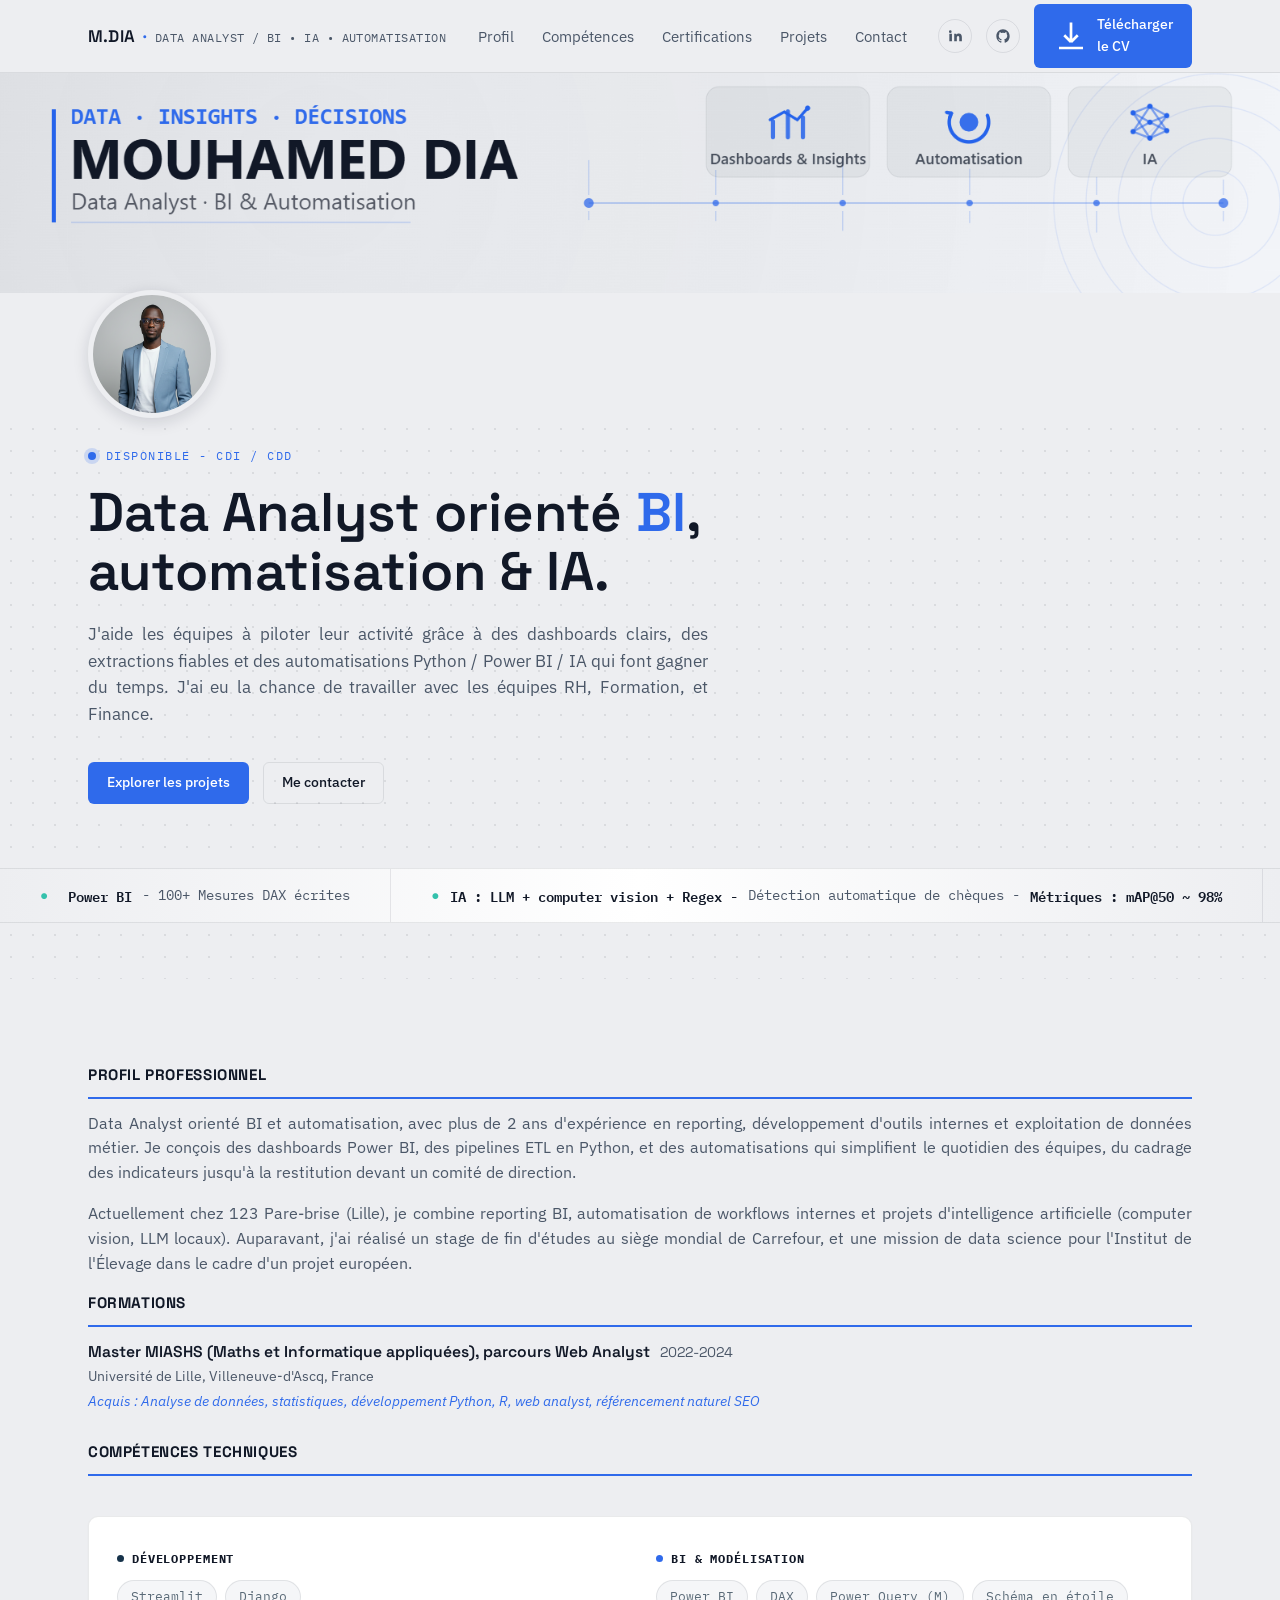
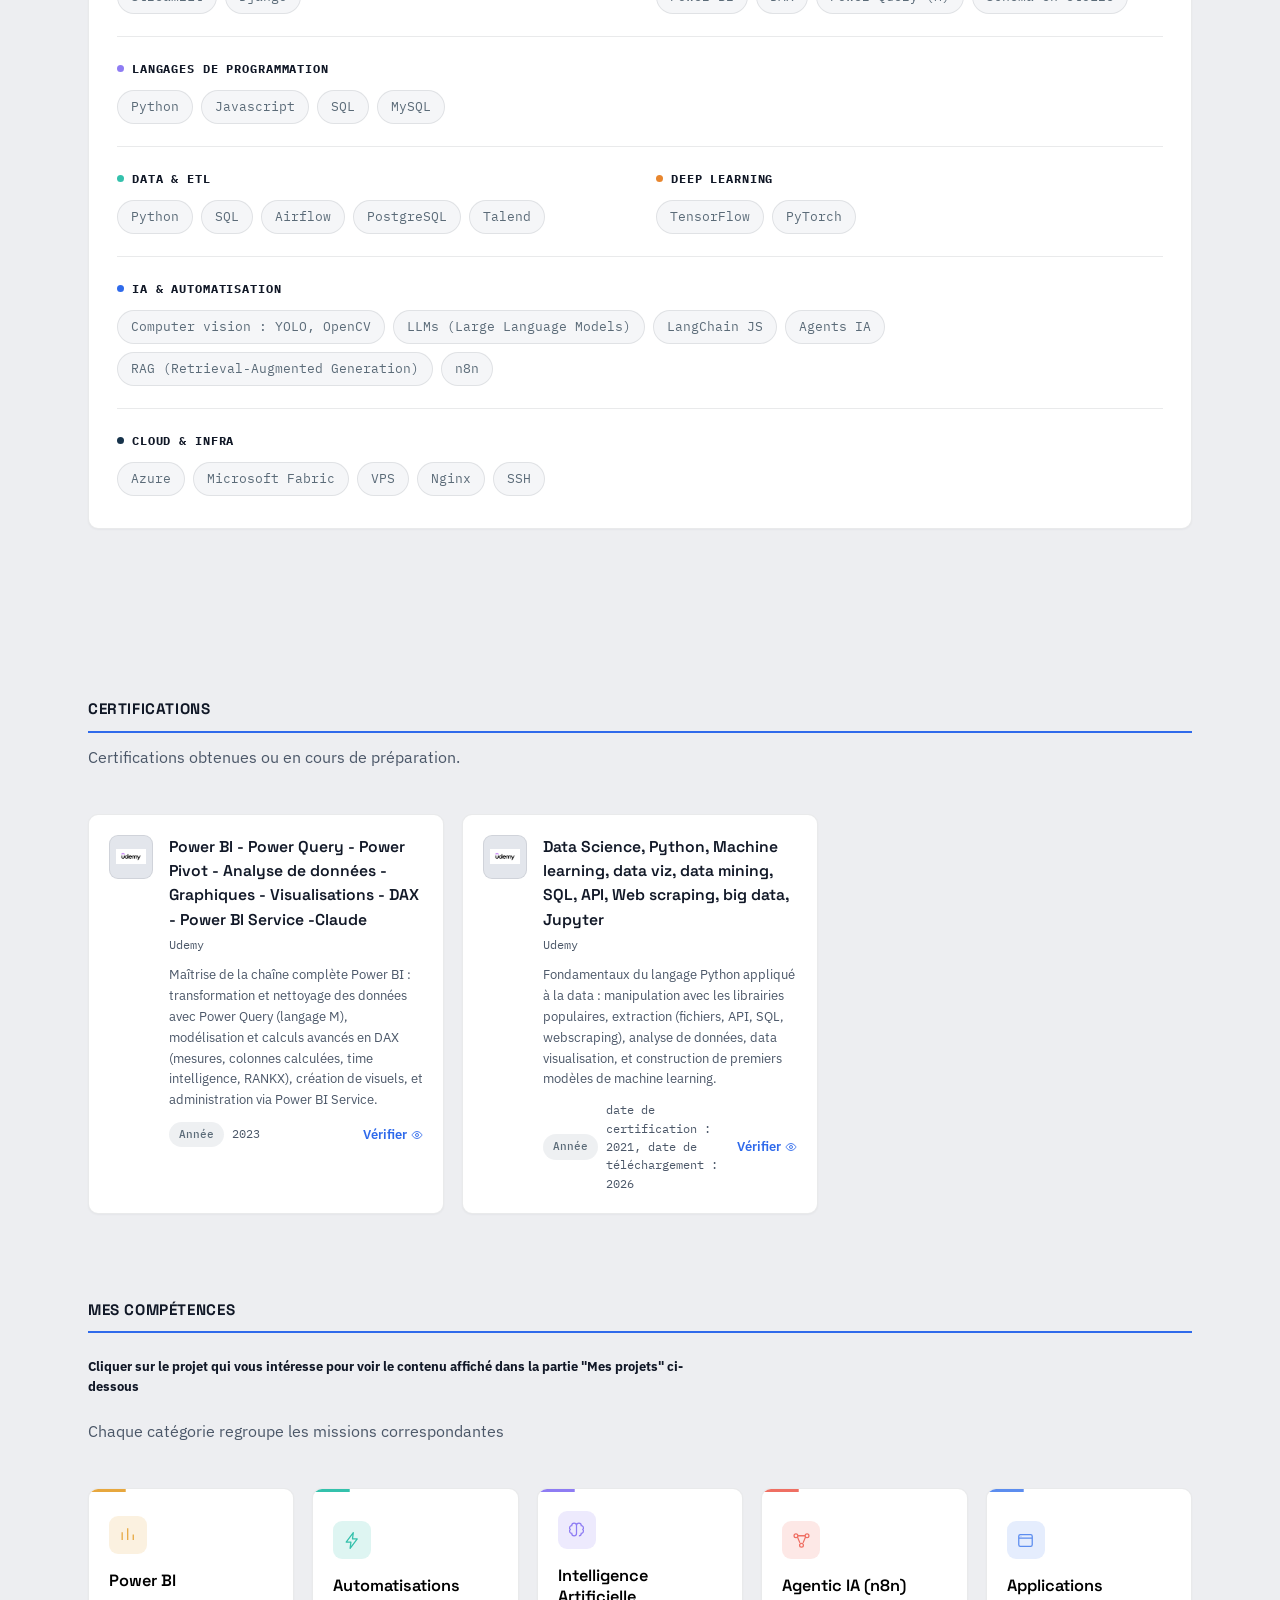
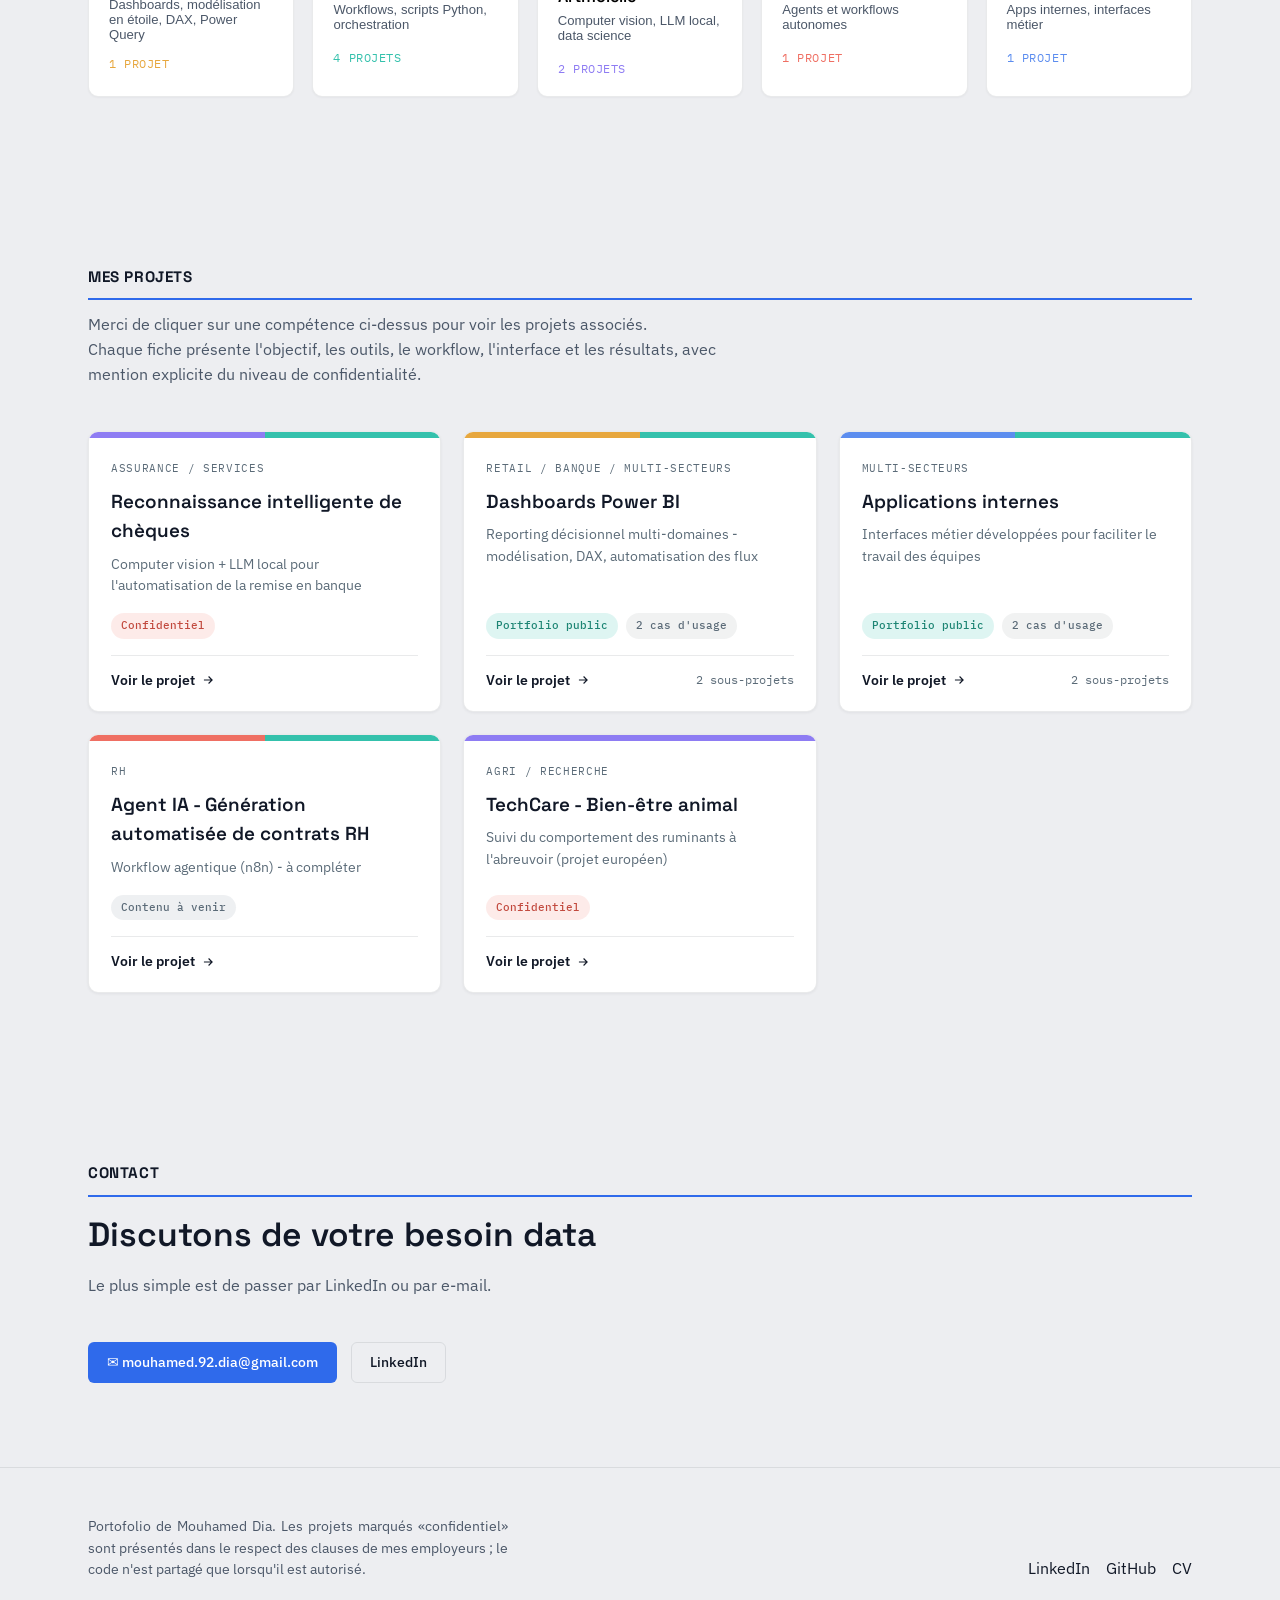
<file: index.html>
<!doctype html>
<html lang="fr">
<head>
<meta charset="utf-8">
<meta name="viewport" content="width=device-width, initial-scale=1">
<title>Mouhamed Dia | Data Analyst</title>
<meta name="description" content="Portofolio de Mouhamed Dia Data Analyst orienté BI, automatisation et IA. Dashboards Power BI, computer vision, applications internes, agents IA.">
<link rel="preconnect" href="https://fonts.googleapis.com">
<link href="https://fonts.googleapis.com/css2?family=Space+Grotesk:wght@500;600;700&family=IBM+Plex+Sans:wght@400;500;600&family=IBM+Plex+Mono:wght@400;500&display=swap" rel="stylesheet">
<link rel="stylesheet" href="css/style.css">
</head>
<body>

<header class="site-header">
  <div class="container">
    <div class="brand">
      M.DIA<span class="brand-dot">·</span>
      <span class="brand-role">Data Analyst / BI • IA • Automatisation</span>
    </div>
    <nav class="main-nav">
      <ul>
        <li><a href="#about">Profil</a></li>
        <li><a href="#skills">Compétences</a></li>
        <li><a href="#certifications">Certifications</a></li>
        <li><a href="#projects">Projets</a></li>
        <li><a href="#contact">Contact</a></li>
      </ul>
    </nav>
    <div class="header-actions">
      <a class="icon-link" href="https://www.linkedin.com/in/mouhamed-dia-data/" target="_blank" rel="noopener" aria-label="LinkedIn"></a>
      <a class="icon-link" href="https://github.com/mouhamed-dia" target="_blank" rel="noopener" aria-label="GitHub"></a>
      <a class="btn btn-primary" href="assets/cv/CV_Mouhamed_DIA.pdf" target="_blank" rel="noopener"><span class="download-icon"></span> Télécharger le CV</a>
    </div>
  </div>
</header>

<div class="profile-cover">
  <img src="assets/img/banniere.png" alt="Bannière - Data, Insights, Décisions">
</div>
<div class="container">
  <div class="profile-avatar-wrap">
    <img class="profile-avatar" src="assets/img/photo_profil.png" alt="Photo de profil">
  </div>
</div>

<section class="hero grid-backdrop">
  <div class="container">
    <div class="hero-eyebrow">Disponible - CDI / CDD</div>
    <h1>Data Analyst orienté <span class="accent">BI</span>, automatisation &amp; IA.</h1>
    <p class="hero-lede">
      J'aide les équipes à piloter leur activité grâce à des dashboards clairs, des extractions fiables
      et des automatisations Python / Power BI / IA qui font gagner du temps.
      J'ai eu la chance de travailler avec les équipes RH, Formation, et Finance.
    </p>
    <div class="hero-cta">
      <a class="btn btn-primary" href="#projects">Explorer les projets</a>
      <a class="btn btn-ghost" href="#contact">Me contacter</a>
    </div>
  </div>
  <div class="kpi-ticker">
    <div class="kpi-track" id="kpi-track"></div>
  </div>
</section>

<section id="about">
  <div class="container">
    <div class="edu-block">
      <h3 class="edu-title">Profil Professionnel</h3>
    </div>
    <div class="about-grid">
      <div class="about-text">
        <p>
          Data Analyst orienté BI et automatisation, avec plus de 2 ans d'expérience en reporting,
          développement d'outils internes et exploitation de données métier. Je conçois des dashboards Power BI,
          des pipelines ETL en Python, et des automatisations qui simplifient le quotidien des équipes, du cadrage
          des indicateurs jusqu'à la restitution devant un comité de direction.
        </p>
        <p>
          Actuellement chez 123 Pare-brise (Lille), je combine reporting BI, automatisation de workflows internes
          et projets d'intelligence artificielle (computer vision, LLM locaux). Auparavant, j'ai réalisé un stage
          de fin d'études au siège mondial de Carrefour, et une mission de data science pour l'Institut de l'Élevage
          dans le cadre d'un projet européen.
        </p>

        <div class="edu-block">
          <h3 class="edu-title">Formations</h3>
          <div class="edu-timeline">
            <div class="edu-item">
              <h4>Master MIASHS (Maths et Informatique appliquées), parcours Web Analyst <span class="edu-year">2022-2024</span></h4>
              <div class="edu-school">Université de Lille, Villeneuve-d'Ascq, France</div>
              <p class="edu-desc text-brand">Acquis : Analyse de données, statistiques, développement Python, R, web analyst, référencement naturel SEO</p>
            </div>
          </div>
        </div>

        <div class="about-facts">
          <!-- <div class="fact fact-formation"><div class="fact-label">Formation</div><div class="fact-value">Master MIASHS (Mathématiques et Informatiques Appliquées aux Sciences Humaines et sociale) • Université de Lille</div></div> -->
          <!-- <div class="fact"><div class="fact-label">Localisation</div><div class="fact-value">Lille, Hauts-de-France</div></div>
          <div class="fact"><div class="fact-label">Certification en cours</div><div class="fact-value">PL-300 (Power BI)</div></div>
          <div class="fact"><div class="fact-label">Langues</div><div class="fact-value">Français C2 · Anglais B2 · Arabe B2</div></div> -->
        </div>
      </div>

      <h3 class="edu-title">Compétences techniques</h3>

      <div class="skills-panel">
        <div class="skills-row">
          <div class="skill-group" data-accent="navy">
            <h3>Développement</h3>
            <div class="tag-row"><span class="tag">Streamlit</span><span class="tag">Django</span></div>
          </div>
          <div class="skill-group" data-accent="brand">
            <h3>BI &amp; Modélisation</h3>
            <div class="tag-row"><span class="tag">Power BI</span><span class="tag">DAX</span><span class="tag">Power Query (M)</span><span class="tag">Schéma en étoile</span></div>
          </div>
        </div>

        <div class="skills-row">
          <div class="skill-group full" data-accent="violet">
            <h3>Langages de programmation</h3>
            <div class="tag-row">
              <span class="tag">Python</span><span class="tag">Javascript</span>
              <span class="tag">SQL</span><span class="tag">MySQL</span>
            </div>
          </div>
        </div>

        <div class="skills-row">
          <div class="skill-group" data-accent="teal">
            <h3>Data &amp; ETL</h3>
            <div class="tag-row"><span class="tag">Python</span><span class="tag">SQL</span><span class="tag">Airflow</span><span class="tag">PostgreSQL</span><span class="tag">Talend</span></div>
          </div>
          <div class="skill-group" data-accent="orange">
            <h3>Deep Learning</h3>
            <div class="tag-row"><span class="tag">TensorFlow</span><span class="tag">PyTorch</span></div>
          </div>
        </div>

        <div class="skills-row">
          <div class="skill-group full" data-accent="coral">
            <h3>IA &amp; Automatisation</h3>
            <div class="tag-row">
              <span class="tag">Computer vision : YOLO, OpenCV</span><span class="tag">LLMs (Large Language Models)</span><span class="tag">LangChain JS</span><span class="tag">Agents IA</span>
              <span class="tag">RAG (Retrieval-Augmented Generation)</span><span class="tag">n8n</span>
            </div>
          </div>
        </div>

        <div class="skills-row">
          <div class="skill-group" data-accent="navy">
            <h3>Cloud &amp; Infra</h3>
            <div class="tag-row"><span class="tag">Azure</span><span class="tag">Microsoft Fabric</span><span class="tag">VPS</span><span class="tag">Nginx</span><span class="tag">SSH</span></div>
          </div>
        </div>
      </div>
    </div>
  </div>
</section>

<section id="certifications">
  <div class="container">
    <h3 class="edu-title">Certifications</h3>
    <div class="section-head">
      <p>Certifications obtenues ou en cours de préparation.</p>
    </div>
    <div class="cert-grid" id="cert-grid"></div>
  </div>
</section>

<section id="skills" style="padding-top:0;">
  <div class="container">
    <h3 class="edu-title">Mes compétences</h3>
    <div class="section-head">
      <h5>Cliquer sur le projet qui vous intéresse pour voir le contenu affiché dans la partie "Mes projets" ci-dessous</h5>
      <p>Chaque catégorie regroupe les missions correspondantes</p>
    </div>
    <div class="category-grid" id="category-grid"></div>
    <button class="category-clear" id="clear-filter" hidden>✕ Réinitialiser le filtre</button>
  </div>
</section>

<section id="projects">
  <div class="container">
     <h3 class="edu-title">Mes projets</h3>
    <div class="section-head">
      <!-- <h2>Mes Projets</h2> -->
      <p>Merci de cliquer sur une compétence ci-dessus pour voir les projets associés.</p>
      <p>Chaque fiche présente l'objectif, les outils, le workflow, l'interface et les résultats, avec mention explicite du niveau de confidentialité.</p>
    </div>
    <div class="project-grid" id="project-grid"></div>
  </div>
</section>

<section id="contact">
  <div class="container">
    <h3 class="edu-title">Contact</h3>
    <div class="section-head">
      <h2>Discutons de votre besoin data</h2>
      <p>Le plus simple est de passer par LinkedIn ou par e-mail.</p>
    </div>
    <div class="hero-cta">
      <a class="btn btn-primary" href="mailto:mouhamed.92.dia@gmail.com">✉ mouhamed.92.dia@gmail.com</a>
      <a class="btn btn-ghost" href="https://www.linkedin.com/in/mouhamed-dia-data/" target="_blank" rel="noopener">LinkedIn</a>
    </div>
  </div>
</section>

<footer class="site-footer">
  <div class="container footer-grid">
    <div class="footer-note">Portofolio de Mouhamed Dia. Les projets marqués «confidentiel» sont présentés dans le respect des clauses de mes employeurs ; le code n'est partagé que lorsqu'il est autorisé.</div>
    <div class="footer-links">
      <a href="https://www.linkedin.com/in/mouhamed-dia-data/" target="_blank" rel="noopener">LinkedIn</a>
      <a href="https://github.com/mouhamed-dia" target="_blank" rel="noopener">GitHub</a>
      <a href="assets/cv/CV_Mouhamed_DIA.pdf" target="_blank" rel="noopener">CV</a>
    </div>
  </div>
</footer>

<script src="js/icons.js"></script>
<script src="js/app.js"></script>
<script>
  document.querySelectorAll('.icon-link').forEach(el => {
    if (el.href.includes('linkedin')) el.innerHTML = ICONS.linkedin;
    if (el.href.includes('github')) el.innerHTML = ICONS.github;
  });
  document.querySelector('.download-icon') && (document.querySelector('.download-icon').outerHTML = ICONS.download);
  initHome();
</script>
</body>
</html>
</file>
<file: css/style.css>
/* ============================================================
   MOUHAMED DIA - Portfolio Data Consultant
   Design system : "canvas de reporting" - fond encre bleu-nuit,
   cartes "visuel" claires façon rapport Power BI, accents
   colorés par domaine (Power BI / Automatisation / IA / Agentic / Apps)
   ============================================================ */

:root {
  /* Couleurs - alignées sur la bannière LinkedIn (gris clair / bleu / marine) */
  --ink: #EDEEF1;
  --ink-2: #FFFFFF;
  --ink-3: #E3E6EC;
  --line-dark: rgba(17, 24, 39, 0.09);
  --card: #FFFFFF;
  --card-2: #F5F6F8;
  --line-light: rgba(17, 24, 39, 0.09);
  --text-light: #111827;
  --text-light-dim: #4B5768;
  --text-dark: #111827;
  --text-dark-dim: #5B6B78;

  --brand: #2F6AEB;
  --gold: #E7A73E;
  --teal: #34C1AC;
  --violet: #8E7CF3;
  --coral: #EF6F63;
  --blue: #5C8DEF;

  /* Typo */
  --font-display: 'Space Grotesk', 'IBM Plex Sans', sans-serif;
  --font-body: 'IBM Plex Sans', sans-serif;
  --font-mono: 'IBM Plex Mono', monospace;

  --radius: 10px;
  --radius-sm: 6px;
}


* { box-sizing: border-box; }

.fact, .skills-panel, .category-tile, .cert-card, .side-panel, .subproject {
  box-shadow: 0 1px 2px rgba(17, 24, 39, 0.04);
}

html { scroll-behavior: smooth; }

body {
  margin: 0;
  background: var(--ink);
  color: var(--text-light);
  font-family: var(--font-body);
  line-height: 1.55;
  -webkit-font-smoothing: antialiased;
}

a { color: inherit; text-decoration: none; }
img { max-width: 100%; display: block; }
ul { margin: 0; padding: 0; list-style: none; }

.container {
  max-width: 1160px;
  margin: 0 auto;
  padding: 0 28px;
}


/* Grille millimétrée en fond, subtile - clin d'oeil "canvas" */
/* .grid-backdrop {
  background-image:
    linear-gradient(var(--line-dark) 1px, transparent 1px),
    linear-gradient(90deg, var(--line-dark) 1px, transparent 1px);
  background-size: 40px 40px;
  background-position: -1px -1px;
} */

/* .grid-backdrop {
  background-image:
    radial-gradient(circle at 15% 20%, rgba(47, 106, 235, 0.10), transparent 45%),
    radial-gradient(circle at 85% 15%, rgba(142, 124, 243, 0.08), transparent 40%);
  background-repeat: no-repeat;
} */

.grid-backdrop {
  background-image: radial-gradient(var(--line-dark) 1px, transparent 1px);
  background-size: 22px 22px;
}



/*----------------------------compétences des formations---------------------*/
.text-brand {
  color: var(--brand);
}
/* ---------- Header ---------- */
header.site-header {
  position: sticky;
  top: 0;
  z-index: 50;
  background: rgba(237, 238, 241, 0.86);
  backdrop-filter: blur(10px);
  border-bottom: 1px solid var(--line-dark);
}

.site-header .container {
  display: flex;
  align-items: center;
  justify-content: space-between;
  height: 72px;
}

.brand {
  font-family: var(--font-display);
  font-weight: 600;
  font-size: 1.05rem;
  letter-spacing: 0.01em;
  display: flex;
  align-items: baseline;
  gap: 8px;
}
.brand .brand-dot { color: var(--brand); }
.brand .brand-role {
  font-family: var(--font-mono);
  font-size: 0.72rem;
  color: var(--text-light-dim);
  font-weight: 400;
  letter-spacing: 0.04em;
  text-transform: uppercase;
}

nav.main-nav ul { display: flex; gap: 28px; }
nav.main-nav a {
  font-size: 0.92rem;
  color: var(--text-light-dim);
  transition: color 0.15s ease;
}
nav.main-nav a:hover { color: var(--text-light); }

.header-actions { display: flex; align-items: center; gap: 14px; }

.btn {
  display: inline-flex;
  align-items: center;
  gap: 8px;
  padding: 9px 18px;
  border-radius: var(--radius-sm);
  font-size: 0.88rem;
  font-weight: 500;
  border: 1px solid transparent;
  cursor: pointer;
  transition: transform 0.15s ease, background 0.15s ease, border-color 0.15s ease;
}
.btn-primary {
  background: var(--brand);
  color: #FFFFFF;
}
.btn-primary:hover { transform: translateY(-1px); background: #2559C7; }
.btn-ghost {
  border-color: var(--line-dark);
  color: var(--text-light);
}
.btn-ghost:hover { border-color: var(--text-light-dim); }

.icon-link {
  width: 34px; height: 34px;
  border-radius: 50%;
  display: flex; align-items: center; justify-content: center;
  border: 1px solid var(--line-dark);
  color: var(--text-light-dim);
  transition: all 0.15s ease;
}
.icon-link:hover { color: var(--text-light); border-color: var(--text-light-dim); }
.icon-link svg { width: 16px; height: 16px; }

/* ---------- Cover LinkedIn (bannière + avatar) ---------- */
.profile-cover {
  width: 100%;
  height: clamp(120px, 22vw, 220px);
  /* height: clamp(90px, 14vw, 150px); */
  overflow: hidden;
  background: var(--ink-3);
}
.profile-cover img {
  width: 100%;
  height: 100%;
  object-fit: cover;
  object-position: center 30%;
}
.profile-avatar-wrap {
  margin-top: -3px; /*Descendre le cadre pour qu'il ne touche pas le trait*/
  position: relative;   
  z-index: 2;
}

.profile-avatar {
  width: 128px;
  height: 128px;
  border-radius: 50%;
  object-fit: cover;
  border: 5px solid var(--ink);
  object-position: 50% 15%;  /* centrer la photo profil dans le cadre*/
  box-shadow: 0 4px 16px rgba(17, 24, 39, 0.14);
  background: var(--card);
}

/* ---------- Hero ---------- */
.hero {
  padding: 28px 0 56px;
  position: relative;
  overflow: hidden;
}

.hero-eyebrow {
  font-family: var(--font-mono);
  font-size: 0.78rem;
  letter-spacing: 0.12em;
  text-transform: uppercase;
  color: var(--brand);
  margin-bottom: 18px;
  display: flex;
  align-items: center;
  gap: 10px;
}
.hero-eyebrow::before {
  content: "";
  width: 8px; height: 8px;
  border-radius: 50%;
  background: var(--brand);
  box-shadow: 0 0 0 4px rgba(47, 106, 235, 0.18);
}

.hero h1 {
  font-family: var(--font-display);
  font-size: clamp(2.2rem, 5vw, 3.4rem);
  line-height: 1.08;
  font-weight: 600;
  margin: 0 0 20px;
  max-width: 820px;
}
.hero h1 .accent { color: var(--brand); }

.hero-lede {
  max-width: 620px;
  font-size: 1.08rem;
  color: var(--text-light-dim);
  margin-bottom: 34px;
  text-align: justify; /*justifier le texte*/
}

.hero-cta { display: flex; gap: 14px; flex-wrap: wrap; }

/* Ticker de KPI - élément signature */
.kpi-ticker {
  margin-top: 64px;
  border-top: 1px solid var(--line-dark);
  border-bottom: 1px solid var(--line-dark);
  overflow: hidden;
  position: relative;
  background: linear-gradient(90deg, var(--ink) 0%, var(--ink-2) 50%, var(--ink) 100%);
}
.kpi-track {
  display: flex;
  width: max-content;
  animation: ticker-scroll 32s linear infinite;
}
.kpi-track:hover { animation-play-state: paused; }
.kpi-item {
  font-family: var(--font-mono);
  font-size: 0.86rem;
  color: var(--text-light-dim);
  padding: 16px 40px;
  white-space: nowrap;
  border-right: 1px solid var(--line-dark);
  display: flex;
  align-items: center;
  gap: 10px;
}
.kpi-item strong {
  color: var(--text-light);
  font-weight: 600;
}
.kpi-item .kpi-dot { color: var(--teal); }

@keyframes ticker-scroll {
  from { transform: translateX(0); }
  to { transform: translateX(-50%); }
}
@media (prefers-reduced-motion: reduce) {
  .kpi-track { animation: none; }
}

/* ---------- Section shell ---------- */
section { padding: 84px 0; }
.section-head {
  margin-bottom: 44px;
  max-width: 640px;
}

/* .section-eyebrow {
  font-family: var(--font-mono);
  font-size: 0.74rem;
  letter-spacing: 0.1em;
  text-transform: uppercase;
  color: var(--text-light-dim);
  margin-bottom: 10px;

  /*ajouter un tiret aprés le label profil etc..*/
  /*
  border-bottom: 5px solid var(--brand); 
  padding-bottom: 8px;
  display: inline-block;
} */

.section-eyebrow {
  position: relative;
  padding-bottom: 10px;
}

.section-eyebrow::after {
  content: "";
  position: absolute;
  left: 0;
  bottom: 0;
  width: 150px;           /* ← LONGUEUR du trait, indépendante du texte */
  height: 4px;           /* ← ÉPAISSEUR du trait */
  background: var(--brand);
}

.section-head h2 {
  font-family: var(--font-display);
  font-size: clamp(1.6rem, 3vw, 2.1rem);
  font-weight: 600;
  margin: 0 0 12px;
}
.section-head p { color: var(--text-light-dim); margin: 0; }

/* ---------- section About (Profil, compétences en 2 colonnes---------- */
/* .about-grid {
  display: grid;
  grid-template-columns: 1.3fr 1fr; 
  gap: 48px;
  align-items: start;
} */

/* ---------- section About (Profil, compétences en 1 colonne descendre la partie compétences---------- */
.about-grid {
  display: block;
}

.about-text p { color: var(--text-light-dim); 
  margin: 0 0 16px; 
  text-align: justify; /*justifier le texte*/
}
.about-facts {
  display: grid;
  grid-template-columns: 1fr 1fr;
  gap: 18px;
  margin-top: 28px;
}
.fact {
  border: 1px solid var(--line-dark);
  border-radius: var(--radius);
  padding: 16px 18px;
  background: var(--ink-2);
}
.fact .fact-label {
  font-family: var(--font-mono);
  font-size: 0.7rem;
  text-transform: uppercase;
  letter-spacing: 0.06em;
  color: var(--text-light-dim);
  margin-bottom: 6px;
}
.fact .fact-value { 
  font-size: 0.95rem; 
  font-weight: 500; 
}

.fact-formation .fact-label {
  position: relative;
  padding-bottom: 10px;
}

.fact-formation .fact-label::after {
  content: "";
  position: absolute;
  left: 0;
  bottom: 0;
  width: 28px;
  height: 3px;
  background: var(--brand);
}


/* .skills-panel {
  border: 1px solid var(--line-dark);
  border-radius: var(--radius);
  background: var(--ink-2);
  padding: 26px;
} */

.skills-panel {
  border: 1px solid var(--line-dark);
  border-radius: var(--radius);
  background: var(--ink-2);
  padding: 32px 28px;
  margin-top: 40px;
}

/* .skills-panel h3 {
  font-family: var(--font-mono);
  font-size: 0.78rem;
  text-transform: uppercase;
  letter-spacing: 0.08em;
  color: var(--text-light-dim);
  margin: 0 0 10px;
} */
/* .skills-panel .skill-group { margin-bottom: 20px; }
.skills-panel .skill-group:last-child { margin-bottom: 0; } */
/*--- design partie compérences (BI & modélisation, Data & ETL....) ---*/
/* .skills-panel .skill-group {
  margin-bottom: 22px;
  padding-bottom: 22px;
  padding-left: 14px;
  border-left: 3px solid var(--brand);
  border-bottom: 1px solid var(--line-dark);
} */
/* .skills-panel .skill-group:last-child {
  margin-bottom: 0;
  padding-bottom: 0;
  border-bottom: none;
} */
/* .skills-panel .skill-group:nth-child(1) { border-left-color: var(--brand); }
.skills-panel .skill-group:nth-child(2) { border-left-color: var(--teal); }
.skills-panel .skill-group:nth-child(3) { border-left-color: var(--violet); }
.skills-panel .skill-group:nth-child(4) { border-left-color: var(--gold); } */

.skills-row {
  display: grid;
  grid-template-columns: 1fr 1fr;
  gap: 32px;
  padding-bottom: 22px;
  margin-bottom: 22px;
  border-bottom: 1px solid var(--line-dark);
}
.skills-row:last-child {
  padding-bottom: 0;
  margin-bottom: 0;
  border-bottom: none;
}

.skill-group.full { grid-column: 1 / -1; }

.skill-group h3 {
  display: flex;
  align-items: center;
  gap: 8px;
  font-family: var(--font-mono);
  font-size: 0.78rem;
  text-transform: uppercase;
  letter-spacing: 0.07em;
  color: var(--text-dark);
  margin: 0 0 12px;
}
.skill-group h3::before {
  content: "";
  width: 7px; height: 7px;
  border-radius: 50%;
  flex-shrink: 0;
  background: var(--dot-color, var(--brand));
}
.skill-group[data-accent="brand"]  { --dot-color: var(--brand); }
.skill-group[data-accent="teal"]   { --dot-color: var(--teal); }
.skill-group[data-accent="violet"] { --dot-color: var(--violet); }
.skill-group[data-accent="orange"] { --dot-color: #E8862E; }
.skill-group[data-accent="navy"]   { --dot-color: #16324A; }

@media (max-width: 900px) {
  .skills-row { grid-template-columns: 1fr; }
}

.tag-row { display: flex; flex-wrap: wrap; gap: 8px; }
/* .tag {
  font-size: 0.8rem;
  padding: 5px 12px;
  border-radius: 999px;
  border: 1px solid var(--line-dark);
  color: var(--text-light-dim);
  font-family: var(--font-mono);
} */


.tag {
  font-size: 0.8rem;
  padding: 6px 13px;
  border-radius: 999px;
  border: 1px solid var(--line-dark);
  background: var(--card-2);
  color: var(--text-dark-dim);
  font-family: var(--font-mono);
  transition: all 0.15s ease;
  cursor: default;
}
.tag:hover {
  background: var(--brand);
  color: #fff;
  border-color: var(--brand);
  transform: translateY(-1px);
}


/*------------------ Skills (barres de progression) ---------- */

.edu-title {
  font-family: var(--font-display);
  font-size: 0.95rem;
  font-weight: 700;
  text-transform: uppercase;
  letter-spacing: 0.04em;
  margin: 0 0 12px;
  padding-bottom: 10px;
  border-bottom: 2px solid var(--brand);
  color: var(--text-dark);
}
.edu-item { margin-bottom: 18px; }
.edu-item:last-child { margin-bottom: 0; }
.edu-item h4 {
  font-family: var(--font-display);
  font-size: 0.98rem;
  font-weight: 600;
  margin: 0 0 3px;
  color: var(--text-dark);
  display: inline;
}
.edu-year {
  font-weight: 400;
  color: var(--text-light-dim);
  font-size: 0.88rem;
  margin-left: 6px;
}
.edu-school {
  font-size: 0.86rem;
  color: var(--text-light-dim);
  margin: 2px 0 3px;
  text-align: justify
}
.edu-desc {
  font-size: 0.86rem;
  font-style: italic;
  color: var(--brand);
  margin: 0;
  text-align: justify
}

.edu-desc.text-brand {
  color: var(--brand);
}

/* ---------- Catégories (boutons "jolis") ---------- */
.category-grid {
  display: grid;
  grid-template-columns: repeat(auto-fit, minmax(190px, 1fr));
  gap: 18px;
}

.category-tile {
  position: relative;
  display: block;
  text-align: left;
  border: 1px solid var(--line-dark);
  background: var(--ink-2);
  border-radius: var(--radius);
  padding: 22px 20px 20px;
  cursor: pointer;
  overflow: hidden;
  transition: transform 0.2s ease, border-color 0.2s ease, box-shadow 0.2s ease;
}
.category-tile::before {
  content: "";
  position: absolute;
  top: 0; left: 0; right: 0;
  height: 3px;
  background: var(--tile-accent, var(--gold));
  transform: scaleX(0.18);
  transform-origin: left;
  transition: transform 0.25s ease;
}
.category-tile:hover {
  transform: translateY(-4px);
  border-color: var(--tile-accent, var(--gold));
  box-shadow: 0 12px 28px -14px var(--tile-accent, rgba(231,167,62,0.5));
}
.category-tile:hover::before { transform: scaleX(1); }
.category-tile.is-active {
  border-color: var(--tile-accent, var(--gold));
  background: var(--ink-3);
}
.category-tile.is-active::before { transform: scaleX(1); }

.category-tile .tile-icon {
  width: 38px; height: 38px;
  border-radius: 9px;
  display: flex; align-items: center; justify-content: center;
  background: color-mix(in srgb, var(--tile-accent, var(--gold)) 16%, transparent);
  color: var(--tile-accent, var(--gold));
  margin-bottom: 16px;
}
.category-tile .tile-icon svg { width: 19px; height: 19px; }

.category-tile .tile-label {
  font-family: var(--font-display);
  font-weight: 600;
  font-size: 1.02rem;
  margin-bottom: 6px;
}
.category-tile .tile-desc {
  font-size: 0.82rem;
  color: var(--text-light-dim);
  margin-bottom: 14px;
  min-height: 34px;
}
.category-tile .tile-count {
  font-family: var(--font-mono);
  font-size: 0.72rem;
  color: var(--tile-accent, var(--gold));
  text-transform: uppercase;
  letter-spacing: 0.05em;
}

.category-tile[data-accent="gold"]   { --tile-accent: var(--gold); }
.category-tile[data-accent="teal"]   { --tile-accent: var(--teal); }
.category-tile[data-accent="violet"] { --tile-accent: var(--violet); }
.category-tile[data-accent="coral"] { --tile-accent: var(--coral); }
.category-tile[data-accent="blue"]  { --tile-accent: var(--blue); }

.category-clear {
  display: inline-flex;
  align-items: center;
  gap: 6px;
  margin-top: 18px;
  font-family: var(--font-mono);
  font-size: 0.78rem;
  color: var(--text-light-dim);
  cursor: pointer;
  border: none;
  background: none;
  padding: 0;
}
.category-clear:hover { color: var(--text-light); }
.category-clear[hidden] { display: none; }

/* ---------- Certifications ---------- */
.cert-grid {
  display: grid;
  grid-template-columns: repeat(auto-fill, minmax(280px, 1fr));
  gap: 18px;
}
.cert-card {
  display: flex;
  gap: 16px;
  align-items: flex-start;
  border: 1px solid var(--line-dark);
  background: var(--ink-2);
  border-radius: var(--radius);
  padding: 20px;
  transition: transform 0.2s ease, border-color 0.2s ease;
}
.cert-card:hover { transform: translateY(-3px); border-color: var(--text-light-dim); }
.cert-logo {
  width: 44px; height: 44px;
  border-radius: 9px;
  background: var(--ink-3);
  border: 1px solid var(--line-dark);
  display: flex; align-items: center; justify-content: center;
  flex-shrink: 0;
  overflow: hidden;
}
.cert-logo img { width: 100%; height: 100%; object-fit: contain; padding: 6px; }
.cert-logo .cert-fallback {
  font-family: var(--font-mono);
  font-size: 0.7rem;
  color: var(--text-light-dim);
}
.cert-body { flex: 1; }
.cert-name {
  font-family: var(--font-display);
  font-weight: 600;
  font-size: 0.98rem;
  margin: 0 0 4px;
}
.cert-issuer {
  font-family: var(--font-mono);
  font-size: 0.74rem;
  color: var(--text-light-dim);
  margin-bottom: 10px;
}
.cert-desc { font-size: 0.84rem; color: var(--text-light-dim); margin-bottom: 12px; }
.cert-footer { display: flex; align-items: center; justify-content: space-between; gap: 10px; }
.cert-date { font-family: var(--font-mono); font-size: 0.74rem; color: var(--text-light-dim); }
.badge-obtained { background: rgba(52, 193, 172, 0.16); color: #1D8574; }
.badge-in-progress { background: rgba(231, 167, 62, 0.16); color: #C4842A; }
.badge-planned { background: rgba(160, 170, 180, 0.18); color: #5B6B78; }
.cert-link { font-size: 0.8rem; font-weight: 600; color: var(--brand); display: inline-flex; align-items: center; gap: 4px; }
.cert-link svg { width: 12px; height: 12px; }

/* ---------- Cartes projets (façon "visuel" clair sur canvas sombre) ---------- */
.project-grid {
  display: grid;
  grid-template-columns: repeat(auto-fill, minmax(320px, 1fr));
  gap: 22px;
  margin-top: 40px;
}

.project-card {
  background: var(--card);
  color: var(--text-dark);
  border-radius: var(--radius);
  overflow: hidden;
  display: flex;
  flex-direction: column;
  border: 1px solid var(--line-light);
  box-shadow: 0 1px 3px rgba(17, 24, 39, 0.06);
  transition: transform 0.2s ease, box-shadow 0.2s ease;
}
.project-card:hover {
  transform: translateY(-3px);
  box-shadow: 0 20px 40px -20px rgba(0,0,0,0.45);
}

.project-card .card-top {
  height: 6px;
  display: flex;
}
.project-card .card-top span { flex: 1; }

.project-card .card-body { padding: 22px 22px 20px; flex: 1; display: flex; flex-direction: column; }

.card-sector {
  font-family: var(--font-mono);
  font-size: 0.7rem;
  text-transform: uppercase;
  letter-spacing: 0.06em;
  color: var(--text-dark-dim);
  margin-bottom: 10px;
}

.project-card h3 {
  font-family: var(--font-display);
  font-size: 1.18rem;
  font-weight: 600;
  margin: 0 0 8px;
  color: var(--text-dark);
}
.project-card .card-subtitle {
  font-size: 0.88rem;
  color: var(--text-dark-dim);
  margin-bottom: 16px;
  flex: 1;
}

.badge-row { display: flex; gap: 8px; flex-wrap: wrap; margin-bottom: 16px; }
.badge {
  font-size: 0.7rem;
  padding: 4px 10px;
  border-radius: 999px;
  font-family: var(--font-mono);
  font-weight: 500;
}
.badge-confidential { background: rgba(239, 111, 99, 0.14); color: #C24A3F; }
.badge-public { background: rgba(52, 193, 172, 0.16); color: #1D8574; }
.badge-draft { background: rgba(160, 170, 180, 0.18); color: #5B6B78; }
.badge-sub { background: rgba(20, 33, 47, 0.06); color: var(--text-dark-dim); }

.card-footer {
  display: flex;
  align-items: center;
  justify-content: space-between;
  padding-top: 14px;
  border-top: 1px solid var(--line-light);
}
.card-link {
  font-size: 0.86rem;
  font-weight: 600;
  color: var(--text-dark);
  display: inline-flex;
  align-items: center;
  gap: 6px;
}
.card-link svg { width: 14px; height: 14px; transition: transform 0.15s ease; }
.project-card:hover .card-link svg { transform: translateX(3px); }
.card-subcount {
  font-family: var(--font-mono);
  font-size: 0.72rem;
  color: var(--text-dark-dim);
}

/* ---------- Footer ---------- */
footer.site-footer {
  border-top: 1px solid var(--line-dark);
  padding: 48px 0 40px;
}
.footer-grid {
  display: flex;
  justify-content: space-between;
  align-items: flex-end;
  flex-wrap: wrap;
  gap: 24px;
}
.footer-note { color: var(--text-light-dim); 
  font-size: 0.86rem; 
  max-width: 420px;
  text-align: justify; /*justifier le texte*/
}
.footer-links { display: flex; gap: 16px; }

/* ============================================================
   Page projet (project.html)
   ============================================================ */
.project-hero {
  padding: 64px 0 40px;
  border-bottom: 1px solid var(--line-dark);
}
.breadcrumb {
  font-family: var(--font-mono);
  font-size: 0.78rem;
  color: var(--text-light-dim);
  margin-bottom: 22px;
  display: flex;
  align-items: center;
  gap: 8px;
}
.breadcrumb a:hover { color: var(--text-light); }

.project-hero h1 {
  font-family: var(--font-display);
  font-size: clamp(1.8rem, 4vw, 2.6rem);
  font-weight: 600;
  margin: 0 0 12px;
  max-width: 780px;
}
.project-hero .subtitle { color: var(--text-light-dim); font-size: 1.05rem; max-width: 680px; margin-bottom: 24px; }

.confidential-banner {
  display: flex;
  gap: 12px;
  align-items: flex-start;
  padding: 14px 18px;
  border-radius: var(--radius);
  border: 1px solid;
  font-size: 0.88rem;
  max-width: 720px;
  margin-bottom: 24px;
}
.confidential-banner.is-confidential {
  border-color: rgba(239, 111, 99, 0.35);
  background: rgba(239, 111, 99, 0.10);
  color: #B23A2E;
}
.confidential-banner.is-public {
  border-color: rgba(52, 193, 172, 0.35);
  background: rgba(52, 193, 172, 0.10);
  color: #147363;
}

.project-meta-row { display: flex; flex-wrap: wrap; gap: 10px; margin-bottom: 8px; }

.project-body {
  display: grid;
  grid-template-columns: 2fr 1fr;
  gap: 48px;
  padding: 56px 0;
}

.project-section { margin-bottom: 48px; }
.project-section:last-child { margin-bottom: 0; }
.project-section h2 {
  font-family: var(--font-display);
  font-size: 1.15rem;
  font-weight: 600;
  margin: 0 0 16px;
  display: flex;
  align-items: center;
  gap: 10px;
}
.project-section h2 .num {
  font-family: var(--font-mono);
  font-size: 0.72rem;
  color: var(--text-light-dim);
  border: 1px solid var(--line-dark);
  width: 24px; height: 24px;
  border-radius: 50%;
  display: flex; align-items: center; justify-content: center;
}
.project-section p { color: var(--text-light-dim); margin: 0 0 14px; }

.workflow-steps { counter-reset: step; }
.workflow-steps li {
  counter-increment: step;
  position: relative;
  padding-left: 38px;
  padding-bottom: 20px;
  border-left: 1px solid var(--line-dark);
  margin-left: 12px;
  color: var(--text-light-dim);
  font-size: 0.94rem;
}
.workflow-steps li:last-child { border-color: transparent; padding-bottom: 0; }
.workflow-steps li::before {
  content: counter(step);
  position: absolute;
  left: -13px; top: -2px;
  width: 26px; height: 26px;
  border-radius: 50%;
  background: var(--ink-2);
  border: 1px solid var(--line-dark);
  color: var(--text-light);
  font-family: var(--font-mono);
  font-size: 0.74rem;
  display: flex; align-items: center; justify-content: center;
}

.usage-steps li {
  display: flex;
  gap: 12px;
  padding: 12px 0;
  border-bottom: 1px solid var(--line-dark);
  font-size: 0.92rem;
  color: var(--text-light-dim);
}
.usage-steps li:last-child { border-bottom: none; }
.usage-steps .step-marker {
  font-family: var(--font-mono);
  font-size: 0.72rem;
  color: var(--gold);
  flex-shrink: 0;
}

.shot-grid { display: grid; grid-template-columns: 1fr; gap: 18px; }
.shot-card {
  border: 1px solid var(--line-dark);
  border-radius: var(--radius);
  overflow: hidden;
  background: var(--ink-2);
}
.shot-card img { width: 100%; display: block; }
.shot-placeholder {
  aspect-ratio: 16/9;
  display: flex; align-items: center; justify-content: center;
  color: var(--text-light-dim);
  font-family: var(--font-mono);
  font-size: 0.78rem;
  text-align: center;
  padding: 20px;
}
.shot-caption { padding: 10px 14px; font-size: 0.8rem; color: var(--text-light-dim); border-top: 1px solid var(--line-dark); }

.results-list li {
  padding: 10px 0 10px 22px;
  position: relative;
  color: var(--text-light-dim);
  border-bottom: 1px solid var(--line-dark);
  font-size: 0.92rem;
}
.results-list li:last-child { border-bottom: none; }
.results-list li::before {
  content: "";
  position: absolute;
  left: 0; top: 17px;
  width: 8px; height: 8px;
  border-radius: 2px;
  background: var(--teal);
}

/* Sidebar */
.side-panel {
  border: 1px solid var(--line-dark);
  border-radius: var(--radius);
  background: var(--ink-2);
  padding: 24px;
  margin-bottom: 20px;
}
.side-panel h3 {
  font-family: var(--font-mono);
  font-size: 0.72rem;
  text-transform: uppercase;
  letter-spacing: 0.07em;
  color: var(--text-light-dim);
  margin: 0 0 14px;
}
.side-panel .tag-row { margin-bottom: 4px; }
.side-panel .side-action {
  display: flex;
  align-items: center;
  justify-content: space-between;
  padding: 10px 0;
  border-bottom: 1px solid var(--line-dark);
  font-size: 0.88rem;
}
.side-panel .side-action:last-child { border-bottom: none; }

.code-locked {
  display: flex;
  align-items: center;
  gap: 10px;
  color: var(--text-light-dim);
  font-size: 0.86rem;
}
.code-locked svg { width: 16px; height: 16px; flex-shrink: 0; }

/* Sous-projets (accordéon) */
.subproject-list { margin-top: 12px; }
.subproject {
  border: 1px solid var(--line-dark);
  border-radius: var(--radius);
  background: var(--ink-2);
  margin-bottom: 16px;
  overflow: hidden;
}
.subproject-head {
  display: flex;
  align-items: center;
  justify-content: space-between;
  padding: 18px 22px;
  cursor: pointer;
  gap: 16px;
}
.subproject-head h3 {
  font-family: var(--font-display);
  font-size: 1rem;
  font-weight: 600;
  margin: 0;
}
.subproject-head .chevron { transition: transform 0.2s ease; color: var(--text-light-dim); flex-shrink: 0; }
.subproject.is-open .chevron { transform: rotate(180deg); }
.subproject-panel {
  max-height: 0;
  overflow: hidden;
  transition: max-height 0.25s ease;
  border-top: 1px solid transparent;
}
.subproject.is-open .subproject-panel {
  border-top: 1px solid var(--line-dark);
}
.subproject-panel-inner { padding: 22px; }

.empty-note {
  font-family: var(--font-mono);
  font-size: 0.82rem;
  color: var(--text-light-dim);
  border: 1px dashed var(--line-dark);
  border-radius: var(--radius);
  padding: 16px 18px;
}

/* Responsive */
@media (max-width: 900px) {
  .about-grid, .project-body { grid-template-columns: 1fr; }
  nav.main-nav { display: none; }
}
@media (max-width: 560px) {
  .header-actions .btn-ghost span.long { display: none; }
  section { padding: 56px 0; }
  .hero { padding: 64px 0 40px; }
}

/* Focus visible pour accessibilité */
a:focus-visible, button:focus-visible {
  outline: 2px solid var(--brand);
  outline-offset: 2px;
}
</file>
